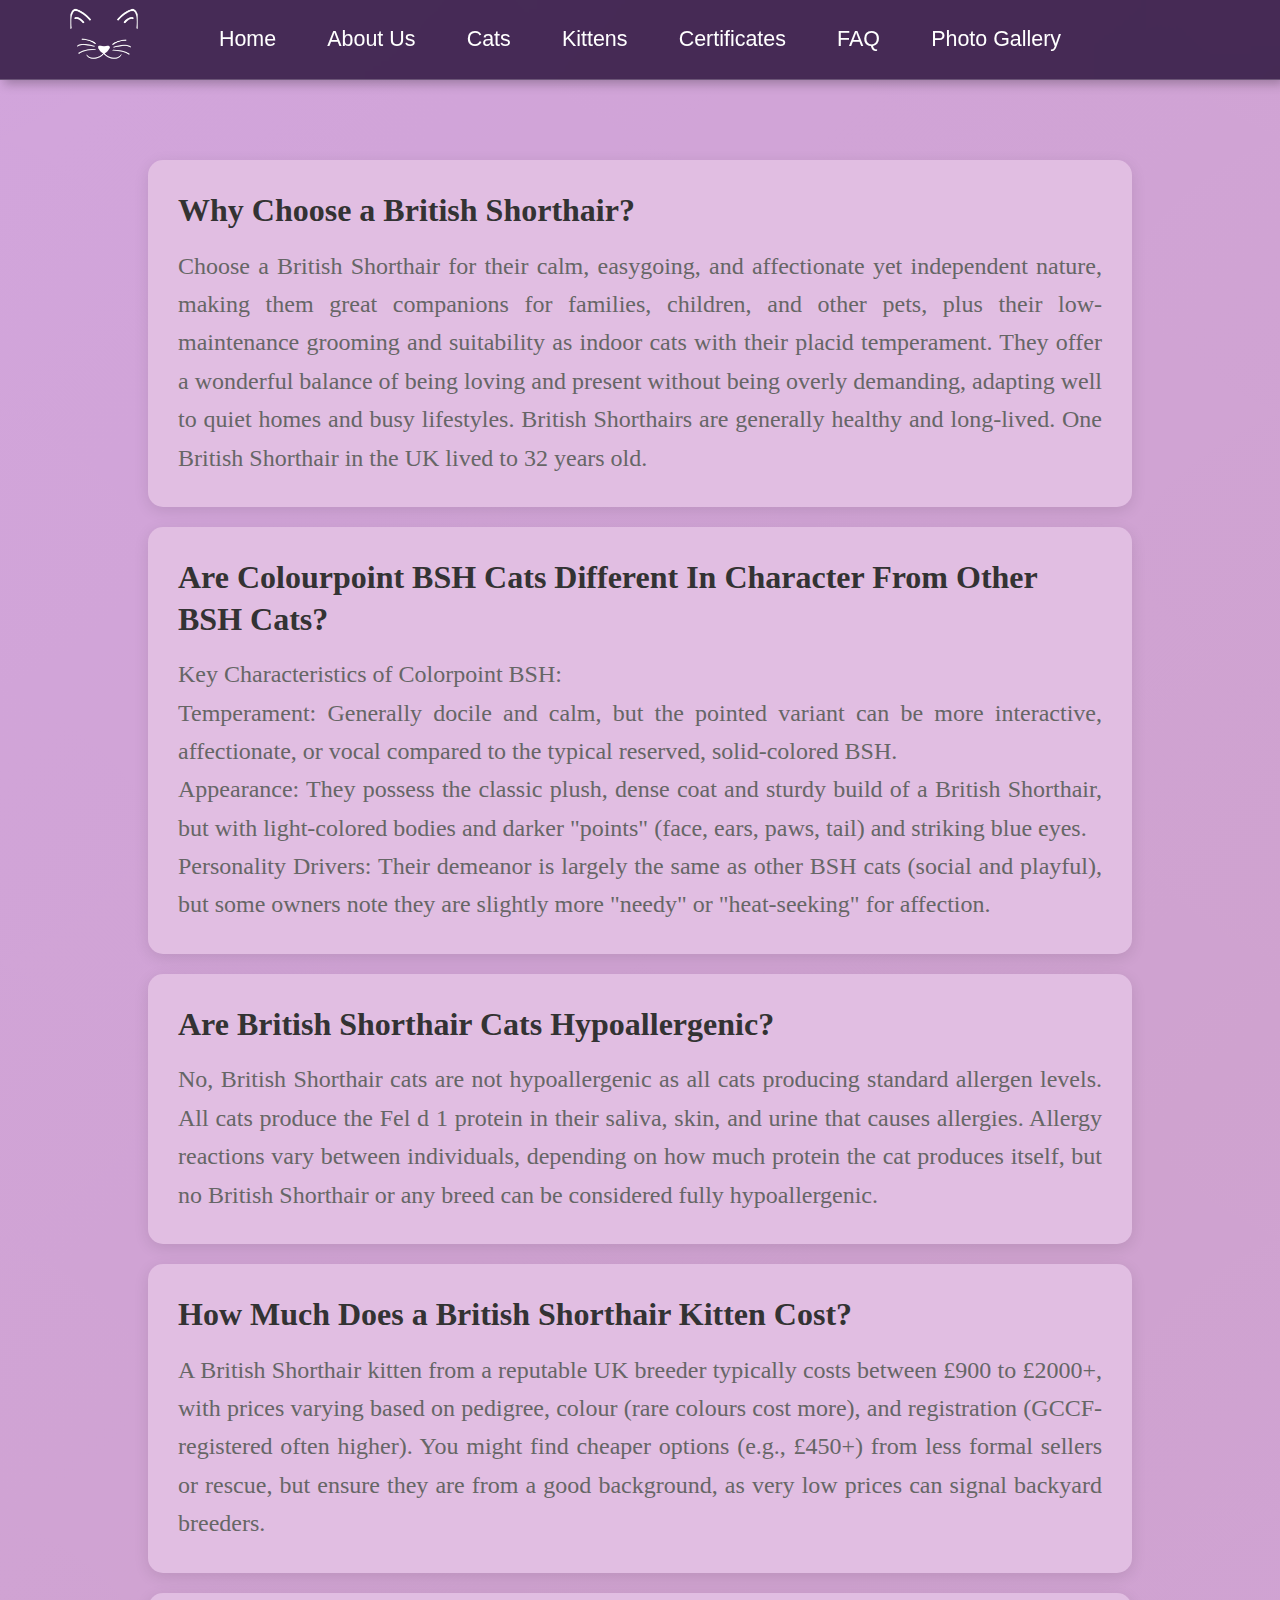
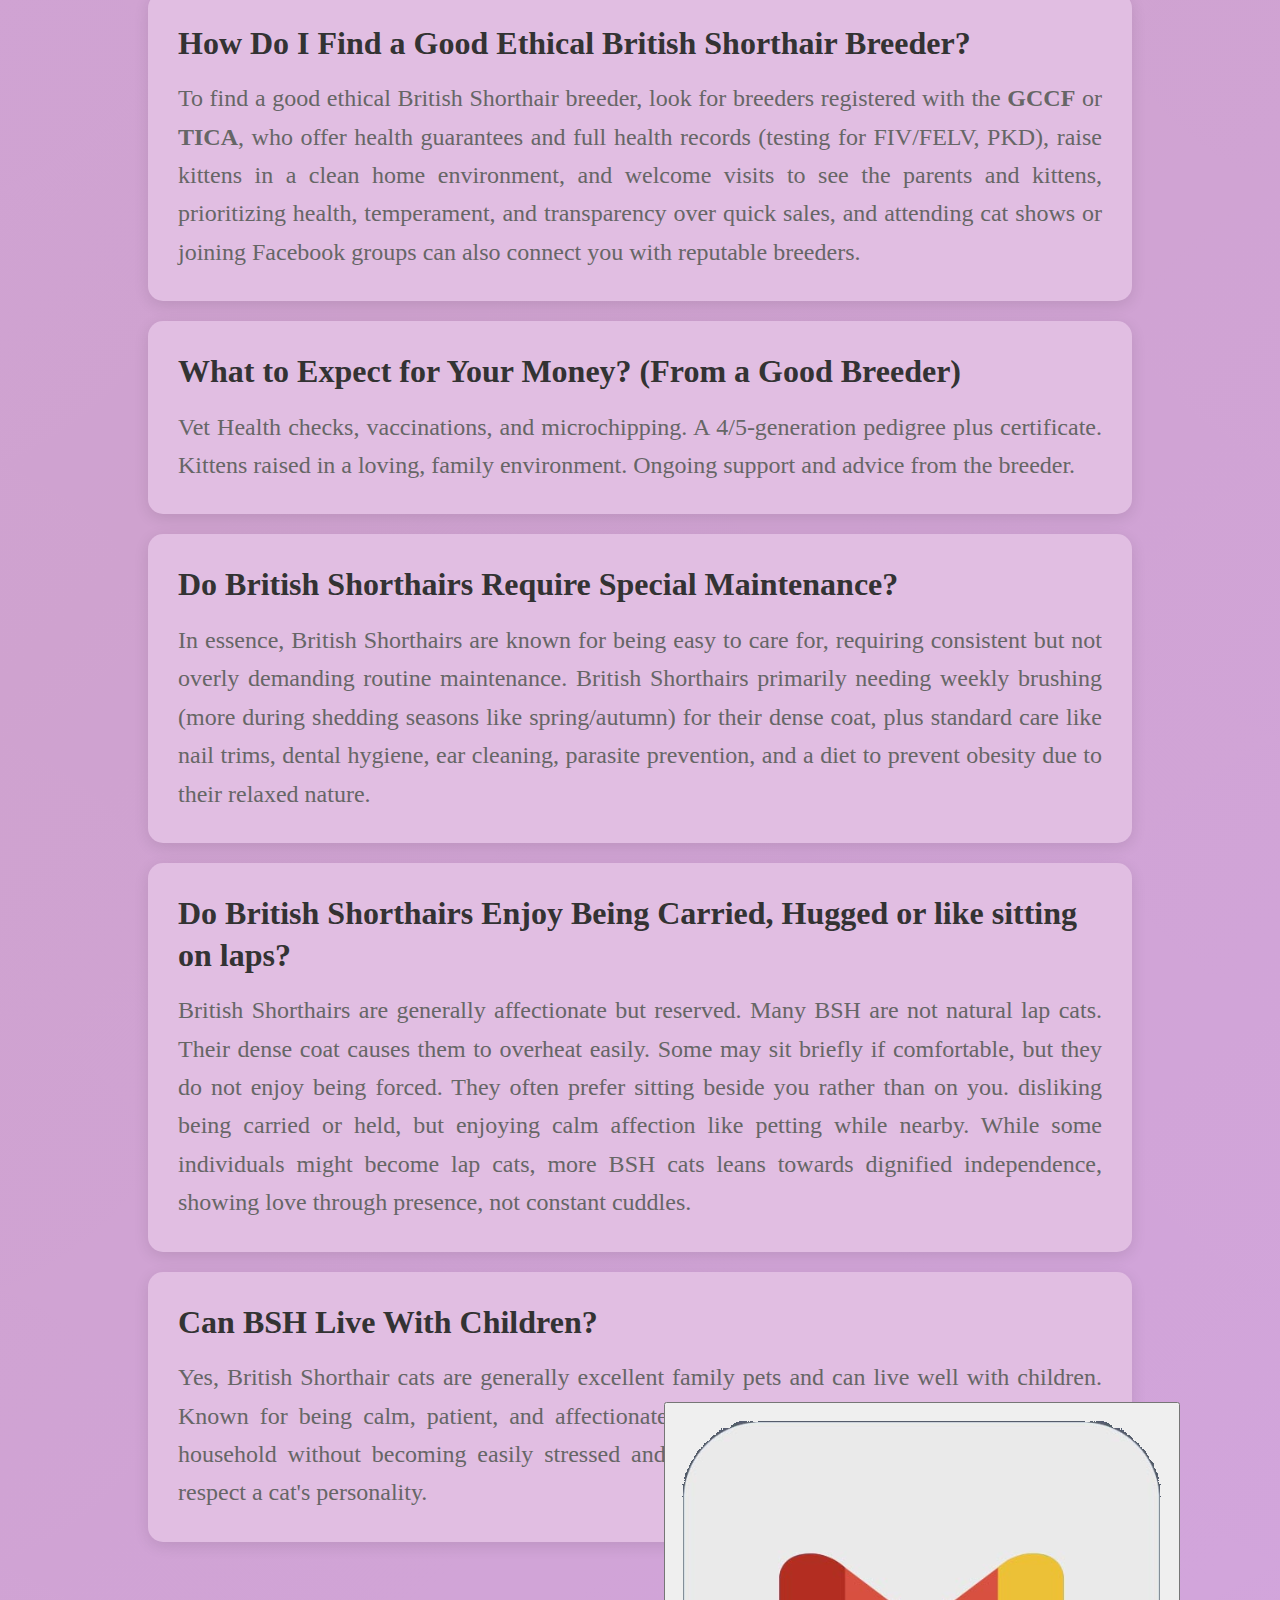
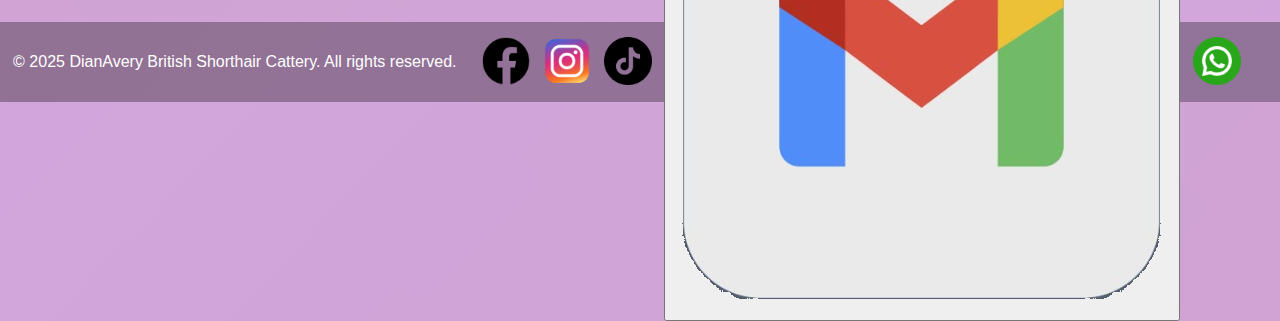
<file: faq.html>
<!DOCTYPE html>
<html lang="en">

<head>
    <meta charset="UTF-8">
    <meta name="viewport" content="width=device-width, initial-scale=1.0">
    <title>DianAvery Cattery - FAQ's</title>

    <link rel="stylesheet" href="css/faq.css">
    <link rel="stylesheet" href="css/general.css">
    <link rel="icon" href="media/favicon.png" type="image/x-icon">
</head>

<body>
    <header>
        <nav>
            <div class="logo">
                <a href="/">
                    <img src="media/white-favicon.png" alt="DianAvery Logo">
                </a>
            </div>
            <div class="nav-links-wrapper">
                <ul class="nav-links">
                    <li><a href="index.html">Home</a></li>
                    <li><a href="about-us.html">About Us</a></li>
                    <li><a href="cats.html">Cats</a></li>
                    <li><a href="kittens.html">Kittens</a></li>
                    <li><a href="certificates.html">Certificates</a></li>
                    <li><a href="faq.html">FAQ</a></li>
                    <li><a href="gallery.html">Photo Gallery</a></li>
                </ul>
            </div>
        </nav>
    </header>

    <main>
        <section id="faq" class="section">
            <div class="container" itemscope itemtype="https://schema.org/FAQPage">

                <div class="faq-wrapper" itemprop="mainEntity" itemscope itemtype="https://schema.org/Question">
                    <h2 itemprop="name">Why Choose a British Shorthair?</h2>
                    <div itemprop="acceptedAnswer" itemscope itemtype="https://schema.org/Answer">
                        <p itemprop="text">
                            Choose a British Shorthair for their calm, easygoing, and affectionate yet independent
                            nature, making them great companions for families, children,
                            and other pets, plus their low-maintenance grooming and suitability as indoor cats with
                            their placid temperament.
                            They offer a wonderful balance of being loving and present without being overly demanding,
                            adapting well to quiet homes and busy lifestyles.
                            British Shorthairs are generally healthy and long-lived. Оne British Shorthair in the UK
                            lived to 32 years old.
                        </p>
                    </div>
                </div>

                <div class="faq-wrapper" itemprop="mainEntity" itemscope itemtype="https://schema.org/Question">
                    <h2 itemprop="name">Are Colourpoint BSH Cats Different In Character From Other BSH Cats?</h2>
                    <div itemprop="acceptedAnswer" itemscope itemtype="https://schema.org/Answer">
                        <p itemprop="text">
                            Key Characteristics of Colorpoint BSH:
                            <br>
                            Temperament: Generally docile and calm, but the pointed variant can be more interactive,
                            affectionate,
                            or vocal compared to the typical reserved, solid-colored BSH.
                            <br>
                            Appearance: They possess the classic plush, dense coat and sturdy build of a British
                            Shorthair,
                            but with light-colored bodies and darker "points" (face, ears, paws, tail) and striking blue
                            eyes.
                            <br>
                            Personality Drivers: Their demeanor is largely the same as other BSH cats (social and
                            playful),
                            but some owners note they are slightly more "needy" or "heat-seeking" for affection.
                        </p>
                    </div>
                </div>

                <div class="faq-wrapper" itemprop="mainEntity" itemscope itemtype="https://schema.org/Question">
                    <h2 itemprop="name">Are British Shorthair Cats Hypoallergenic?</h2>
                    <div itemprop="acceptedAnswer" itemscope itemtype="https://schema.org/Answer">
                        <p itemprop="text">
                            No, British Shorthair cats are not hypoallergenic as all cats producing standard allergen
                            levels.
                            All cats produce the Fel d 1 protein in their saliva, skin, and urine that causes allergies.
                            Allergy reactions vary between individuals, depending on how much protein the cat produces
                            itself,
                            but no British Shorthair or any breed can be considered fully hypoallergenic.
                        </p>
                    </div>
                </div>

                <div class="faq-wrapper" itemprop="mainEntity" itemscope itemtype="https://schema.org/Question">
                    <h2 itemprop="name">How Much Does a British Shorthair Kitten Cost?</h2>
                    <div itemprop="acceptedAnswer" itemscope itemtype="https://schema.org/Answer">
                        <p itemprop="text">
                            A British Shorthair kitten from a reputable UK breeder typically costs between £900 to
                            £2000+, with prices varying based on pedigree,
                            colour (rare colours cost more), and registration (GCCF-registered often higher). You might
                            find cheaper options (e.g., £450+)
                            from less formal sellers or rescue, but ensure they are from a good background, as very low
                            prices can signal backyard breeders.
                        </p>
                    </div>
                </div>

                <div class="faq-wrapper" itemprop="mainEntity" itemscope itemtype="https://schema.org/Question">
                    <h2 itemprop="name">How Do I Find a Good Ethical British Shorthair Breeder?</h2>
                    <div itemprop="acceptedAnswer" itemscope itemtype="https://schema.org/Answer">
                        <p itemprop="text">
                            To find a good ethical British Shorthair breeder, look for breeders registered with the
                            <strong>GCCF</strong> or <strong>TICA</strong>,
                            who offer health guarantees and full health records (testing for FIV/FELV, PKD), raise
                            kittens in a clean home environment,
                            and welcome visits to see the parents and kittens, prioritizing health, temperament,
                            and transparency over quick sales, and attending cat shows or joining Facebook groups can
                            also connect you with reputable breeders.
                        </p>
                    </div>
                </div>

                <div class="faq-wrapper" itemprop="mainEntity" itemscope itemtype="https://schema.org/Question">
                    <h2 itemprop="name">What to Expect for Your Money? (From a Good Breeder)</h2>
                    <div itemprop="acceptedAnswer" itemscope itemtype="https://schema.org/Answer">
                        <p itemprop="text">
                            Vet Health checks, vaccinations, and microchipping.
                            A 4/5-generation pedigree plus certificate.
                            Kittens raised in a loving, family environment.
                            Ongoing support and advice from the breeder.
                        </p>
                    </div>
                </div>

                <div class="faq-wrapper" itemprop="mainEntity" itemscope itemtype="https://schema.org/Question">
                    <h2 itemprop="name">Do British Shorthairs Require Special Maintenance?</h2>
                    <div itemprop="acceptedAnswer" itemscope itemtype="https://schema.org/Answer">
                        <p itemprop="text">
                            In essence, British Shorthairs are known for being easy to care for, requiring consistent
                            but not overly demanding routine maintenance.
                            British Shorthairs primarily needing weekly brushing (more during shedding seasons like
                            spring/autumn)
                            for their dense coat, plus standard care like nail trims, dental hygiene, ear cleaning,
                            parasite prevention, and a diet to prevent obesity due to their relaxed nature.
                        </p>
                    </div>
                </div>

                <div class="faq-wrapper" itemprop="mainEntity" itemscope itemtype="https://schema.org/Question">
                    <h2 itemprop="name">Do British Shorthairs Enjoy Being Carried, Hugged or like sitting on laps?</h2>
                    <div itemprop="acceptedAnswer" itemscope itemtype="https://schema.org/Answer">
                        <p itemprop="text">
                            British Shorthairs are generally affectionate but reserved. Many BSH are not natural lap
                            cats.
                            Their dense coat causes them to overheat easily. Some may sit briefly if comfortable, but
                            they do not enjoy being forced.
                            They often prefer sitting beside you rather than on you. disliking being carried or held,
                            but enjoying calm affection like petting while nearby.
                            While some individuals might become lap cats, more BSH cats leans towards dignified
                            independence, showing love through presence, not constant cuddles.
                        </p>
                    </div>
                </div>

                <div class="faq-wrapper" itemprop="mainEntity" itemscope itemtype="https://schema.org/Question">
                    <h2 itemprop="name">Can BSH Live With Children?</h2>
                    <div itemprop="acceptedAnswer" itemscope itemtype="https://schema.org/Answer">
                        <p itemprop="text">
                            Yes, British Shorthair cats are generally excellent family pets and can live well with
                            children. Known
                            for being calm, patient, and affectionate, they often tolerate the activity of a busy
                            household without
                            becoming easily stressed and this making them suited for children who respect a cat's
                            personality.
                        </p>
                    </div>
                </div>

            </div>
        </section>
    </main>

    <footer>
        <div class="footer-text">
            <p>
                &copy; 2025 DianAvery British Shorthair Cattery. All rights reserved.
            </p>
        </div>

        <div class="footer-links">

            <!-- Facebook -->
            <div class="footer-link">
                <a href="https://www.facebook.com/profile.php?id=100076749402494" target="_blank">
                    <img src="media/footer/facebook.png" alt="Our Facebook Page Link">
                </a>
            </div>

            <!-- Instagram -->
            <div class="footer-link">
                <a href="https://www.instagram.com/dianavery_bsh_colourpoint/" target="_blank">
                    <img src="media/footer/instagram.png" alt="Our Instagram Page Link">
                </a>
            </div>

            <!-- Tik Tok -->
            <div class="footer-link">
                <a href="https://www.tiktok.com/@dianavery_bsh_colorpoint" target="_blank">
                    <img src="media/footer/tiktok.png" alt="Our Tik Tok Page Link">
                </a>
            </div>

            <!-- Gmail -->
            <div class="footer-link">
                <button onclick="copyEmail()">
                    <img src="media/footer/gmail.png" alt="Save Our Gmail To Clipboard">
                </button>
            </div>

            <!-- Wattsapp -->
            <div class="footer-link">
                <a href="https://wa.me/07460331121" target="_blank">
                    <img src="media/footer/whatsapp.png" alt="A Link To Our WhatsApp Contact">
                </a>
            </div>

        </div>
    </footer>
    <script src="js/navigation.js" defer></script>
    <script src="js/footer.js" defer></script>
</body>

</html>
</file>
<file: css/faq.css>
#faq {
    padding: 80px 0;
}

.container {
    width: 80vw;
    margin-left: 10vw;
    padding: 0 20px;
}

.faq-wrapper {
    background: #e1bee2;
    border-radius: 15px;
    padding: 30px;
    margin-bottom: 20px;
    box-shadow: 0 4px 15px rgba(0, 0, 0, 0.1);
    transition: transform 0.3s ease, box-shadow 0.3s ease;
    animation: fadeInUp 0.2s ease-out;
}

.faq-wrapper:nth-child(2) {
    animation-delay: 0.1s;
}

.faq-wrapper:nth-child(3) {
    animation-delay: 0.2s;
}

.faq-wrapper:nth-child(4) {
    animation-delay: 0.3s;
}

.faq-wrapper:nth-child(5) {
    animation-delay: 0.4s;
}

.faq-wrapper:nth-child(6) {
    animation-delay: 0.5s;
}

.faq-wrapper:hover {
    transform: translateY(-5px);
    box-shadow: 0 8px 25px rgba(0, 0, 0, 0.15);
}

.faq-wrapper:last-child {
    margin-bottom: 0;
}

.faq-wrapper h2 {
    color: #333;
    font-size: 2em;
    font-weight: 600;
    margin: 0 0 15px 0;
    line-height: 1.3;
}

.faq-wrapper p {
    color: #666;
    font-size: 1.5em;
    line-height: 1.6;
    margin: 0;
    text-align: justify;
}

/* Responsive design */
@media (max-width: 768px) {
    #faq {
        padding: 50px 0;
    }
    
    .container {
        padding: 0 15px;
    }
    
    .faq-wrapper {
        padding: 25px 20px;
        margin-bottom: 15px;
    }
    
    .faq-wrapper h2 {
        font-size: 1.3em;
    }
    
    .faq-wrapper p {
        font-size: 0.95em;
    }
}

@media (max-width: 480px) {
    .faq-wrapper {
        padding: 20px 15px;
    }
    
    .faq-wrapper h2 {
        font-size: 1.2em;
        margin-bottom: 12px;
    }
}
</file>
<file: css/general.css>
* {
    margin: 0;
    padding: 0;
    box-sizing: border-box;
    transition: all ease 0.3s;
}

body {
    font-family: "Baskervville", serif;
    background: linear-gradient(135deg, #d2a5dc 0%, #cfa2cf 50%, #d2a5dc 100%);
    color: white;
    line-height: 1.6;
    min-height: 100vh;
    display: flex;
    flex-direction: column;
}

header {
    font-family: 'Segoe UI', Tahoma, Geneva, Verdana, sans-serif;
    background: rgba(29, 7, 47, 0.772);
    backdrop-filter: blur(10px);
    position: sticky;

    display: flex;
    align-items: center;
    justify-content: space-between;
    top: 0;
    padding: 0 2.5vw;

    box-shadow: 4px 4px 10px rgba(0, 0, 0, 0.25);
    border-bottom: 1px solid rgba(255, 255, 255, 0.2);
    z-index: 100;
}

nav {
    height: 100%;
    display: flex;
    align-items: center;
    width: 100%;
}

.logo {
    width: 8vw;
    font-weight: bold;
    text-shadow: 2px 2px 4px rgba(0, 0, 0, 0.3);
    position: absolute !important;
    left: 5% !important;
}

.logo img {
    width: 100%;
}

.logo a {
    width: 100%;
    height: 100%;
}

.nav-links-wrapper {
    display: flex;
    width: 100%;
    justify-content: center;
    align-items: center;
}

.nav-links {
    display: flex;
    list-style: none;
    gap: 1.5vw;
}

.nav-links a {
    color: white;
    width: 10rem;
    text-decoration: none;
    font-weight: 500;
    transition: all 0.3s ease;
    padding: 1rem 1rem;
    align-items: center;
    border-radius: 20px;
    font-size: 1.675vw;

    white-space: nowrap;
    overflow: hidden;
    text-overflow: ellipsis;
}

.nav-links a:hover {
    background: rgba(255, 255, 255, 0.2);
}

.hero-cats-container {
    margin: 0;
    display: flex;
    align-items: center;
}

.hero {
    flex: 1;
    display: flex;
    flex-direction: column;
    justify-content: center;
    padding: 5vh 5vw;
    background: radial-gradient(circle at center, rgba(255, 255, 255, 0.1) 0%, transparent 70%);
}

.hero h1 {
    font-weight: 900;
    font-size: 3.5rem;
    margin-bottom: 1rem;
    text-shadow: 3px 3px 6px rgba(0, 0, 0, 0.3);
    animation: fadeInUp 1s ease-out;
}

.hero p {
    margin-top: 2vh;
    line-height: 3rem;
    font-weight: 550;
    font-size: 1.6rem;
    margin-bottom: 2rem;
    opacity: 0.9;
    animation: fadeInUp 1s ease-out;
}

.section {
    padding: 4rem 0;
}

.section-div {
    height: 100vh;
}

.cats {
    flex: 1;
    max-width: 50%;
    height: 80vh;
    display: flex;
    padding: 4rem;
}

.cats-wrapper {
    display: flex;
    justify-content: center;
    align-items: center;
    height: 100%;
    width: 100%;
    gap: 5vw;
}

.cats img {
    animation: fadeInUp 1s ease-out;
    border: 10px solid rgba(143, 143, 143, 0.613);
    border-radius: 15%;
    object-fit: cover;
    width: 100%;
    height: 100%;
    margin: 0;
}

.cats img:hover {
    transform: scale(1.05);
}

.section-title {
    text-align: center;
    font-size: 2.5rem;
    margin-bottom: 3rem;
    text-shadow: 2px 2px 4px rgba(0, 0, 0, 0.3);
}

footer {
    font-family: 'Segoe UI', Tahoma, Geneva, Verdana, sans-serif;
    margin-top: auto;
    background: rgba(0, 0, 0, 0.3);

    display: flex;
    text-align: center;
    justify-content: center;

    height: 5rem;
}

.footer-text {
    height: 100%;
    display: flex;
    align-items: center;
    margin: 0;
}

.footer-links {
    height: 100%;
    display: flex;
    padding: 0 2vw;
    gap: 1vw;
    align-items: center;
}

.footer-link {
    height: 75%;
    display: flex;
    align-items: center;
}

.footer-link a img {
    width: 3rem;
    height: 100%;
    transform: translateY(3px);
}

.footer-link a img:hover {
    transform: translateY(-2px);
}

@keyframes fadeInUp {
    from {
        opacity: 0;
        transform: translateY(30px);
    }

    to {
        opacity: 1;
        transform: translateY(0);
    }
}

@media (max-width: 644px) {
    .nav-links {
        display: flex;
        flex-direction: column;
        align-items: center;
        gap: 0.25rem;
    }

    .nav-row {
        display: grid;
        justify-content: center;
        gap: 1rem;
    }

    .nav-row.top a,
    .nav-row.bottom a {
        width: 10rem;
    }

    header {
        height: 5rem;
    }
}

@media (max-width: 418px) {
    .nav-links a {
        font-size: 0.7rem;
    }

    .cats {
        height: 30vh;
    }

    header {
        width: 100vw;
    }
}

@media (min-width: 419px) and (max-width: 528px) {
    .nav-links a {
        font-size: 0.8rem;
    }

    .cats {
        height: 35vh;
        padding: 1rem;
    }
}

@media (min-width: 529px) and (max-width: 637px) {
    header {
        height: 10vh;
    }

    .cats img {
        object-fit: contain;
    }

    .nav-links a {
        font-size: 0.8rem;
    }

    .footer-text p {
        font-size: 0.9rem;
    }

    .cats {
        max-width: 100%;
        height: 40vh;
        padding: 1.5rem;
    }
}

@media (min-width: 638px) and (max-width: 767px) {
    .nav-links a {
        font-size: 0.8rem;
    }

    .footer-link a img {
        transform: scale(0.7) translateY(5px);
    }

    header {
        height: 4rem;
    }
}

@media (max-width: 868px) {
    .logo {
        display: none;
    }
}

@media (min-width: 768px) and (max-width: 999px) {
    .nav-links {
        gap: 0.5vw;
    }

    .nav-links a {
        font-size: 1rem;
    }

    .hero h1 {
        font-size: 2.5rem;
    }

    .cats-grid {
        grid-template-columns: 1fr;
    }

    .cats img {
        object-fit: contain;
    }

    .cats-wrapper {
        width: 80%;
    }

    header {
        height: 3rem;
    }

    .logo {
        width: 3rem;
    }

    .cats {
        height: 50vh;
        padding: 2rem;
    }

    .hero p {
        font-size: 1.1rem;
        line-height: 2rem;
    }
}

@media (min-width: 1000px) and (max-width: 1199px) {
    .cats {
        height: 60vh;
    }

    .hero-cats-container {
        flex-direction: column;
    }

    .cats {
        max-width: 100%;
        height: 60vh;
    }

    .hero p {
        line-height: 2.5rem;
    }

    header {
        height: 4rem;
    }

    .logo {
        width: 3.5rem;
    }
}

@media (min-width: 1200px) and (max-width: 1399px) {
    .cats {
        height: 70vh;
    }

    header {
        height: 5rem;
    }

    .logo {
        width: 5rem;
    }
}

@media (min-width: 1400px) and (max-width: 2399px) {
    header {
        height: 5.5rem;
    }

    .logo {
        width: 6.5rem;
    }
}

@media (min-width: 2400px) {
    header {
        height: 6rem;
    }

    .logo {
        width: 7rem;
    }
}

/* Zooming Feature */

.viewable-img {
    cursor: zoom-in;
}

.image-modal {
    display: none;
    position: fixed;
    z-index: 9999;
    left: 0;
    top: 0;
    width: 100vw;
    height: 100vh;
    background-color: rgba(0, 0, 0, 0.85);
    justify-content: center;
    align-items: center;
}

.image-modal.show {
    display: flex;
}

.image-modal img {
    max-width: 90%;
    max-height: 90%;
    box-shadow: 0 0 20px black;
}

.image-modal-close {
    position: absolute;
    top: 20px;
    right: 30px;
    font-size: 30px;
    color: white;
    cursor: pointer;

}

strong {
    font-weight: 900;
}

#about-out-kittens-text {
    transform: translateY(-10vh);

}
</file>
